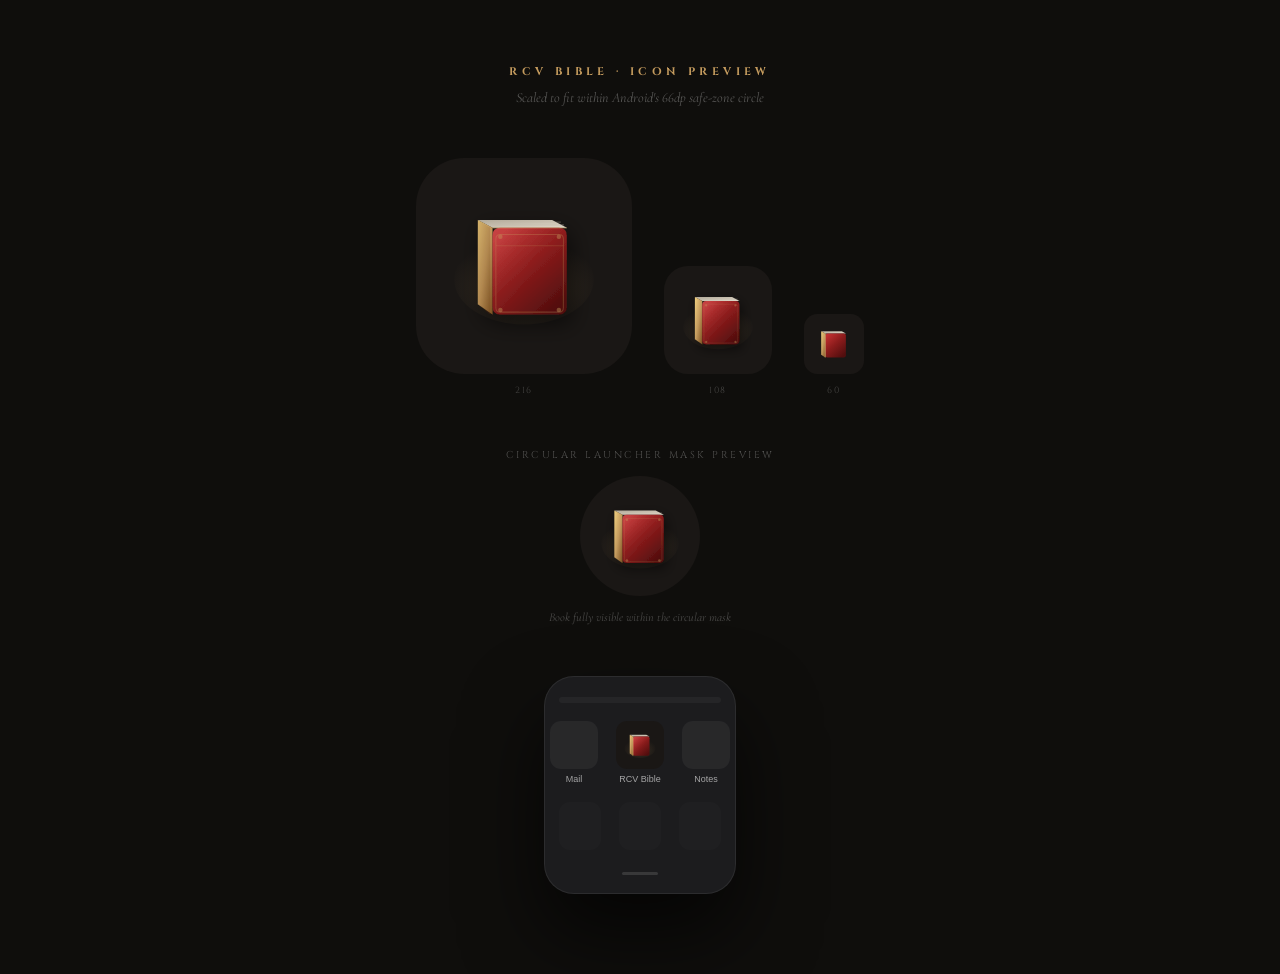
<file: icon-concepts.html>
<!DOCTYPE html>
<html lang="en">
<head>
<meta charset="UTF-8">
<title>RCV Bible — Icon Preview</title>
<style>
  @import url('https://fonts.googleapis.com/css2?family=Cinzel:wght@400&family=Cormorant+Garamond:ital,wght@0,300;1,300&display=swap');
  *{box-sizing:border-box;margin:0;padding:0}
  body{background:#0F0E0C;color:#FAF8F4;font-family:'Cormorant Garamond',serif;min-height:100vh;
       display:flex;flex-direction:column;align-items:center;padding:64px 40px 80px;gap:52px}
  header{text-align:center}
  header h1{font-family:'Cinzel',serif;font-size:11px;letter-spacing:.4em;color:#C49B5E;text-transform:uppercase;margin-bottom:10px}
  header p{font-size:14px;color:rgba(255,255,255,.3);font-style:italic}
  .sizes{display:flex;align-items:flex-end;gap:32px}
  .sw{display:flex;flex-direction:column;align-items:center;gap:10px}
  .sw span{font-family:'Cinzel',serif;font-size:9px;letter-spacing:.2em;color:rgba(255,255,255,.22)}
  .icon{border-radius:22.4%;overflow:hidden;display:block}
  .note{font-size:12px;color:rgba(255,255,255,.25);font-style:italic;text-align:center;max-width:320px}
  .phone{width:192px;background:#1C1C1E;border-radius:30px;border:1.5px solid rgba(255,255,255,.07);
         padding:20px 14px 18px;display:flex;flex-direction:column;align-items:center;gap:6px;
         box-shadow:0 40px 80px rgba(0,0,0,.65)}
  .home-row{display:flex;gap:18px;align-items:center;justify-content:center;width:100%;padding:6px 0}
  .aiw{display:flex;flex-direction:column;align-items:center;gap:5px}
  .albl{font-family:-apple-system,sans-serif;font-size:9px;color:rgba(255,255,255,.6)}
  .ph{width:48px;height:48px;border-radius:11px;background:rgba(255,255,255,.05)}
  /* Circle mask preview */
  .circle-mask{border-radius:50%!important}
</style>
</head>
<body>

<header>
  <h1>RCV Bible · Icon Preview</h1>
  <p>Scaled to fit within Android's 66dp safe-zone circle</p>
</header>

<!-- Reusable SVG defs -->
<svg width="0" height="0" style="position:absolute">
  <defs>
    <radialGradient id="glow" cx="50%" cy="60%" r="55%">
      <stop offset="0%"   stop-color="#C49B5E" stop-opacity="0.30"/>
      <stop offset="60%"  stop-color="#C49B5E" stop-opacity="0.08"/>
      <stop offset="100%" stop-color="#C49B5E" stop-opacity="0"/>
    </radialGradient>
    <linearGradient id="topFace" x1="100%" y1="100%" x2="0%" y2="0%">
      <stop offset="0%" stop-color="#E0D8C8"/><stop offset="100%" stop-color="#B0A898"/>
    </linearGradient>
    <linearGradient id="spineFace" x1="0%" y1="0%" x2="100%" y2="100%">
      <stop offset="0%" stop-color="#F0D080"/><stop offset="50%" stop-color="#C49B5E"/>
      <stop offset="100%" stop-color="#7A5020"/>
    </linearGradient>
    <linearGradient id="coverFace" x1="15%" y1="5%" x2="85%" y2="95%">
      <stop offset="0%" stop-color="#C03030"/><stop offset="45%" stop-color="#8C1C1C"/>
      <stop offset="100%" stop-color="#520E0E"/>
    </linearGradient>
    <linearGradient id="coverSheen" x1="0%" y1="0%" x2="55%" y2="55%">
      <stop offset="0%" stop-color="#fff" stop-opacity="0.10"/>
      <stop offset="50%" stop-color="#fff" stop-opacity="0.03"/>
      <stop offset="100%" stop-color="#fff" stop-opacity="0"/>
    </linearGradient>
    <linearGradient id="spineHL" x1="0%" y1="0%" x2="0%" y2="100%">
      <stop offset="0%" stop-color="#F8E898"/><stop offset="100%" stop-color="#C49B5E"/>
    </linearGradient>
    <filter id="shadow" x="-20%" y="-10%" width="150%" height="140%">
      <feDropShadow dx="4" dy="8" stdDeviation="10" flood-color="#000" flood-opacity="0.55"/>
    </filter>
    <!-- Circle clip for safe-zone preview -->
    <clipPath id="circleClip"><circle cx="96" cy="96" r="61.3"/></clipPath>
  </defs>
</svg>

<!-- The icon SVG, reusable via inline -->
<div class="sizes">

  <div class="sw">
    <svg class="icon" width="216" height="216" viewBox="0 0 192 192" xmlns="http://www.w3.org/2000/svg">
      <rect width="192" height="192" fill="#1A1715"/>
      <ellipse cx="96" cy="108" rx="62" ry="40" fill="url(#glow)"/>
      <g filter="url(#shadow)">
        <!-- Top/pages face: front(68,62)→(134,62) back(55,55)→(121,55) -->
        <polygon points="68,62 134,62 121,55 55,55" fill="url(#topFace)"/>
        <line x1="65.4" y1="59.5" x2="131.4" y2="59.5" stroke="#C0B8A8" stroke-width="0.7" stroke-opacity="0.5"/>
        <line x1="62.8" y1="57"   x2="128.8" y2="57"   stroke="#C0B8A8" stroke-width="0.6" stroke-opacity="0.4"/>
        <!-- Spine face: (68,62)(55,55)(55,130)(68,139) -->
        <polygon points="68,62 55,55 55,130 68,139" fill="url(#spineFace)"/>
        <polygon points="66,62 55,55 55,130 66,139" fill="#5A3010" fill-opacity="0.18"/>
        <!-- Front cover rounded -->
        <path d="M75,62 L127,62 Q134,62 134,69 L134,132 Q134,139 127,139 L75,139 Q68,139 68,132 L68,69 Q68,62 75,62 Z" fill="url(#coverFace)"/>
        <path d="M75,62 L127,62 Q134,62 134,69 L134,132 Q134,139 127,139 L75,139 Q68,139 68,132 L68,69 Q68,62 75,62 Z" fill="url(#coverSheen)"/>
        <!-- Inset border -->
        <path d="M75,68 L127,68 Q131,68 131,72 L131,133 Q131,137 127,137 L75,137 Q71,137 71,133 L71,72 Q71,68 75,68 Z"
              fill="none" stroke="#C49B5E" stroke-width="0.9" stroke-opacity="0.30"/>
        <!-- Corner dots -->
        <circle cx="75"  cy="70"  r="2" fill="#C49B5E" fill-opacity="0.42"/>
        <circle cx="127" cy="70"  r="2" fill="#C49B5E" fill-opacity="0.42"/>
        <circle cx="75"  cy="135" r="2" fill="#C49B5E" fill-opacity="0.42"/>
        <circle cx="127" cy="135" r="2" fill="#C49B5E" fill-opacity="0.42"/>
        <!-- Gold accent line -->
        <line x1="71" y1="78" x2="131" y2="78" stroke="#C49B5E" stroke-width="0.9" stroke-opacity="0.20"/>
        <!-- Spine highlight edge -->
        <line x1="68" y1="62" x2="68" y2="139" stroke="url(#spineHL)" stroke-width="2.4" opacity="0.80"/>
        <!-- Top-front edge -->
        <line x1="68" y1="62" x2="134" y2="62" stroke="#F2D488" stroke-width="1.2" stroke-opacity="0.28"/>
      </g>
    </svg>
    <span>216</span>
  </div>

  <div class="sw">
    <svg class="icon" width="108" height="108" viewBox="0 0 192 192" xmlns="http://www.w3.org/2000/svg">
      <rect width="192" height="192" fill="#1A1715"/>
      <ellipse cx="96" cy="108" rx="62" ry="40" fill="url(#glow)"/>
      <g filter="url(#shadow)">
        <polygon points="68,62 134,62 121,55 55,55" fill="url(#topFace)"/>
        <line x1="65" y1="59" x2="131" y2="59" stroke="#C0B8A8" stroke-width="0.7" stroke-opacity="0.45"/>
        <polygon points="68,62 55,55 55,130 68,139" fill="url(#spineFace)"/>
        <path d="M75,62 L127,62 Q134,62 134,69 L134,132 Q134,139 127,139 L75,139 Q68,139 68,132 L68,69 Q68,62 75,62 Z" fill="url(#coverFace)"/>
        <path d="M75,62 L127,62 Q134,62 134,69 L134,132 Q134,139 127,139 L75,139 Q68,139 68,132 L68,69 Q68,62 75,62 Z" fill="url(#coverSheen)"/>
        <path d="M75,68 L127,68 Q131,68 131,72 L131,133 Q131,137 127,137 L75,137 Q71,137 71,133 L71,72 Q71,68 75,68 Z" fill="none" stroke="#C49B5E" stroke-width="0.9" stroke-opacity="0.28"/>
        <circle cx="75" cy="70" r="2" fill="#C49B5E" fill-opacity="0.42"/>
        <circle cx="127" cy="70" r="2" fill="#C49B5E" fill-opacity="0.42"/>
        <circle cx="75" cy="135" r="2" fill="#C49B5E" fill-opacity="0.42"/>
        <circle cx="127" cy="135" r="2" fill="#C49B5E" fill-opacity="0.42"/>
        <line x1="68" y1="62" x2="68" y2="139" stroke="url(#spineHL)" stroke-width="2.4" opacity="0.80"/>
      </g>
    </svg>
    <span>108</span>
  </div>

  <div class="sw">
    <svg class="icon" width="60" height="60" viewBox="0 0 192 192" xmlns="http://www.w3.org/2000/svg">
      <rect width="192" height="192" fill="#1A1715"/>
      <polygon points="68,62 134,62 121,55 55,55" fill="url(#topFace)"/>
      <polygon points="68,62 55,55 55,130 68,139" fill="url(#spineFace)"/>
      <path d="M75,62 L127,62 Q134,62 134,69 L134,132 Q134,139 127,139 L75,139 Q68,139 68,132 L68,69 Q68,62 75,62 Z" fill="url(#coverFace)"/>
      <line x1="68" y1="62" x2="68" y2="139" stroke="#F0D080" stroke-width="2.5" opacity="0.8"/>
    </svg>
    <span>60</span>
  </div>

</div>

<!-- Circle mask preview — simulates Android circular launcher -->
<div style="display:flex;flex-direction:column;align-items:center;gap:14px">
  <span style="font-family:'Cinzel',serif;font-size:10px;letter-spacing:.25em;color:rgba(255,255,255,.28);text-transform:uppercase">Circular launcher mask preview</span>
  <svg class="icon circle-mask" width="120" height="120" viewBox="0 0 192 192" xmlns="http://www.w3.org/2000/svg">
    <rect width="192" height="192" fill="#1A1715"/>
    <ellipse cx="96" cy="108" rx="62" ry="40" fill="url(#glow)"/>
    <g filter="url(#shadow)">
      <polygon points="68,62 134,62 121,55 55,55" fill="url(#topFace)"/>
      <line x1="65" y1="59" x2="131" y2="59" stroke="#C0B8A8" stroke-width="0.7" stroke-opacity="0.45"/>
      <polygon points="68,62 55,55 55,130 68,139" fill="url(#spineFace)"/>
      <path d="M75,62 L127,62 Q134,62 134,69 L134,132 Q134,139 127,139 L75,139 Q68,139 68,132 L68,69 Q68,62 75,62 Z" fill="url(#coverFace)"/>
      <path d="M75,62 L127,62 Q134,62 134,69 L134,132 Q134,139 127,139 L75,139 Q68,139 68,132 L68,69 Q68,62 75,62 Z" fill="url(#coverSheen)"/>
      <path d="M75,68 L127,68 Q131,68 131,72 L131,133 Q131,137 127,137 L75,137 Q71,137 71,133 L71,72 Q71,68 75,68 Z" fill="none" stroke="#C49B5E" stroke-width="0.9" stroke-opacity="0.28"/>
      <circle cx="75" cy="70" r="2" fill="#C49B5E" fill-opacity="0.42"/>
      <circle cx="127" cy="70" r="2" fill="#C49B5E" fill-opacity="0.42"/>
      <circle cx="75" cy="135" r="2" fill="#C49B5E" fill-opacity="0.42"/>
      <circle cx="127" cy="135" r="2" fill="#C49B5E" fill-opacity="0.42"/>
      <line x1="68" y1="62" x2="68" y2="139" stroke="url(#spineHL)" stroke-width="2.4" opacity="0.80"/>
    </g>
  </svg>
  <p class="note">Book fully visible within the circular mask</p>
</div>

<!-- Phone mockup -->
<div class="phone">
  <div style="width:100%;height:6px;background:rgba(255,255,255,.04);border-radius:3px;margin-bottom:6px;"></div>
  <div class="home-row">
    <div class="aiw"><div class="ph"></div><span class="albl">Mail</span></div>
    <div class="aiw">
      <svg class="icon" width="48" height="48" style="border-radius:11px" viewBox="0 0 192 192" xmlns="http://www.w3.org/2000/svg">
        <rect width="192" height="192" fill="#1A1715"/>
        <ellipse cx="96" cy="108" rx="62" ry="40" fill="url(#glow)"/>
        <polygon points="68,62 134,62 121,55 55,55" fill="url(#topFace)"/>
        <polygon points="68,62 55,55 55,130 68,139" fill="url(#spineFace)"/>
        <path d="M75,62 L127,62 Q134,62 134,69 L134,132 Q134,139 127,139 L75,139 Q68,139 68,132 L68,69 Q68,62 75,62 Z" fill="url(#coverFace)"/>
        <path d="M75,62 L127,62 Q134,62 134,69 L134,132 Q134,139 127,139 L75,139 Q68,139 68,132 L68,69 Q68,62 75,62 Z" fill="url(#coverSheen)"/>
        <line x1="68" y1="62" x2="68" y2="139" stroke="#F0D080" stroke-width="2.5" opacity="0.8"/>
      </svg>
      <span class="albl">RCV Bible</span>
    </div>
    <div class="aiw"><div class="ph"></div><span class="albl">Notes</span></div>
  </div>
  <div class="home-row" style="opacity:.3;"><div class="ph"></div><div class="ph"></div><div class="ph"></div></div>
  <div style="width:36px;height:3px;background:rgba(255,255,255,.12);border-radius:2px;margin-top:10px;"></div>
</div>

</body>
</html>
</file>
